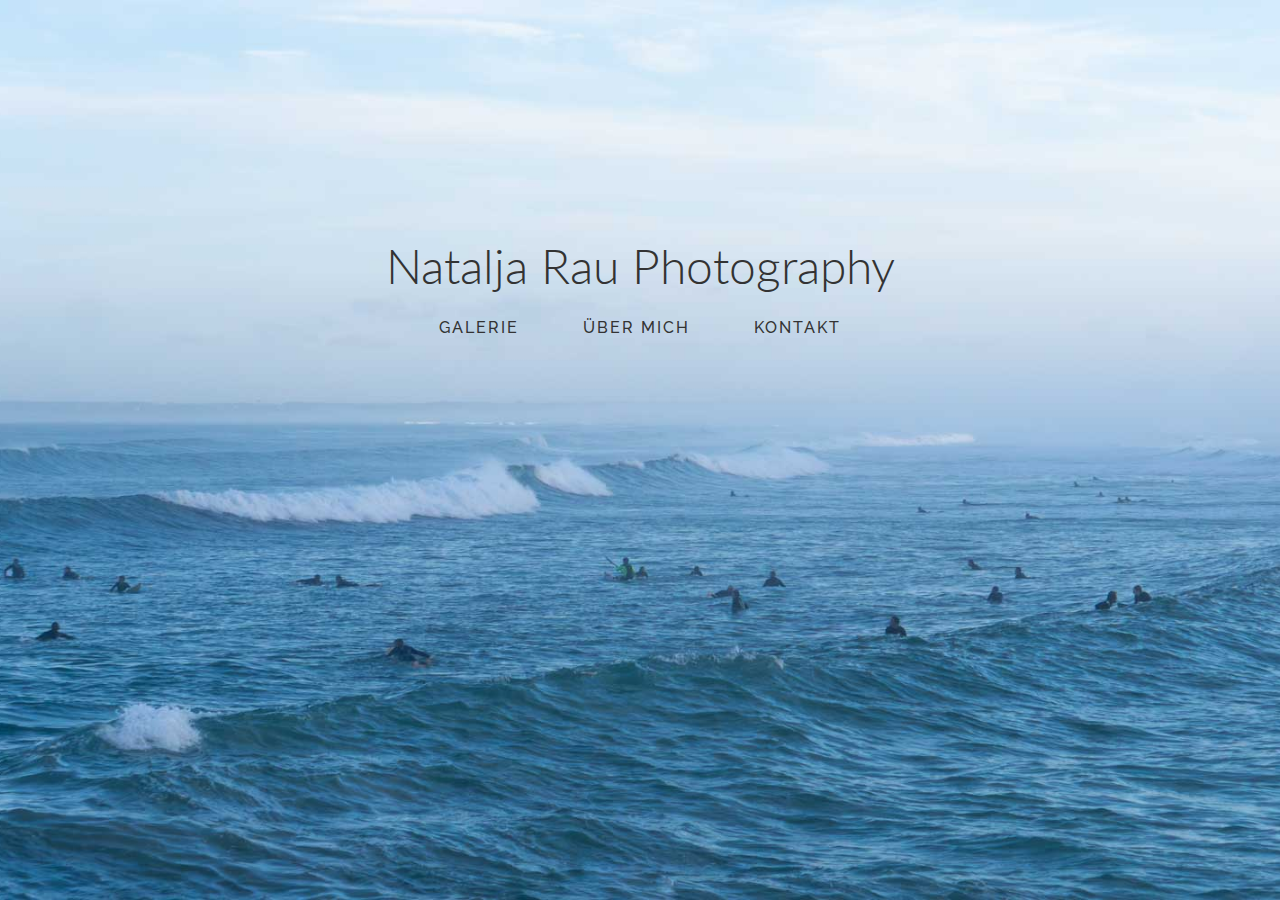
<file: index.html>
<!DOCTYPE html>
<html lang="en">

<head>
    <meta charset="UTF-8">
    <meta name="viewport" content="width=device-width, initial-scale=1.0">
    <title>Natalja Rau Photography</title>
    <link rel="stylesheet" href="css/style.css">
    <link rel="stylesheet" href="css/hero_navigation.css">
    <!-- Fonts -->
    <link rel="preconnect" href="https://fonts.googleapis.com">
    <link rel="preconnect" href="https://fonts.gstatic.com" crossorigin>
    <link
        href="https://fonts.googleapis.com/css2?family=Lato:wght@100;300;400&family=Raleway:wght@100;200;300;400;500;600;700;800&display=swap"
        rel="stylesheet">

    <!-- favicon -->
    <link rel="apple-touch-icon" sizes="180x180" href="images/favicon/apple-touch-icon.png">
    <link rel="icon" type="image/png" sizes="32x32" href="images/favicon/favicon-32x32.png">
    <link rel="icon" type="image/png" sizes="16x16" href="images/favicon/favicon-16x16.png">
    <link rel="manifest" href="images/favicon/site.webmanifest">

</head>

<body>
    <header>
        <nav>
            <h1>Natalja Rau Photography</h1>
            <ul>
                <li id="navi02"><a href="galerie.html">Galerie</a></li>
                <li id="navi03"><a href="aboutme.html">Über mich</a></li>
                <li id="navi04"><a href="kontakt.html">Kontakt</a></li>
            </ul>
        </nav>
    </header>

    <main>
        <section class="hero-section main">
            <div class="header-image-container"></div>
        </section>
    </main>

    <script src="js/main.js"></script>
</body>

</html>
</file>
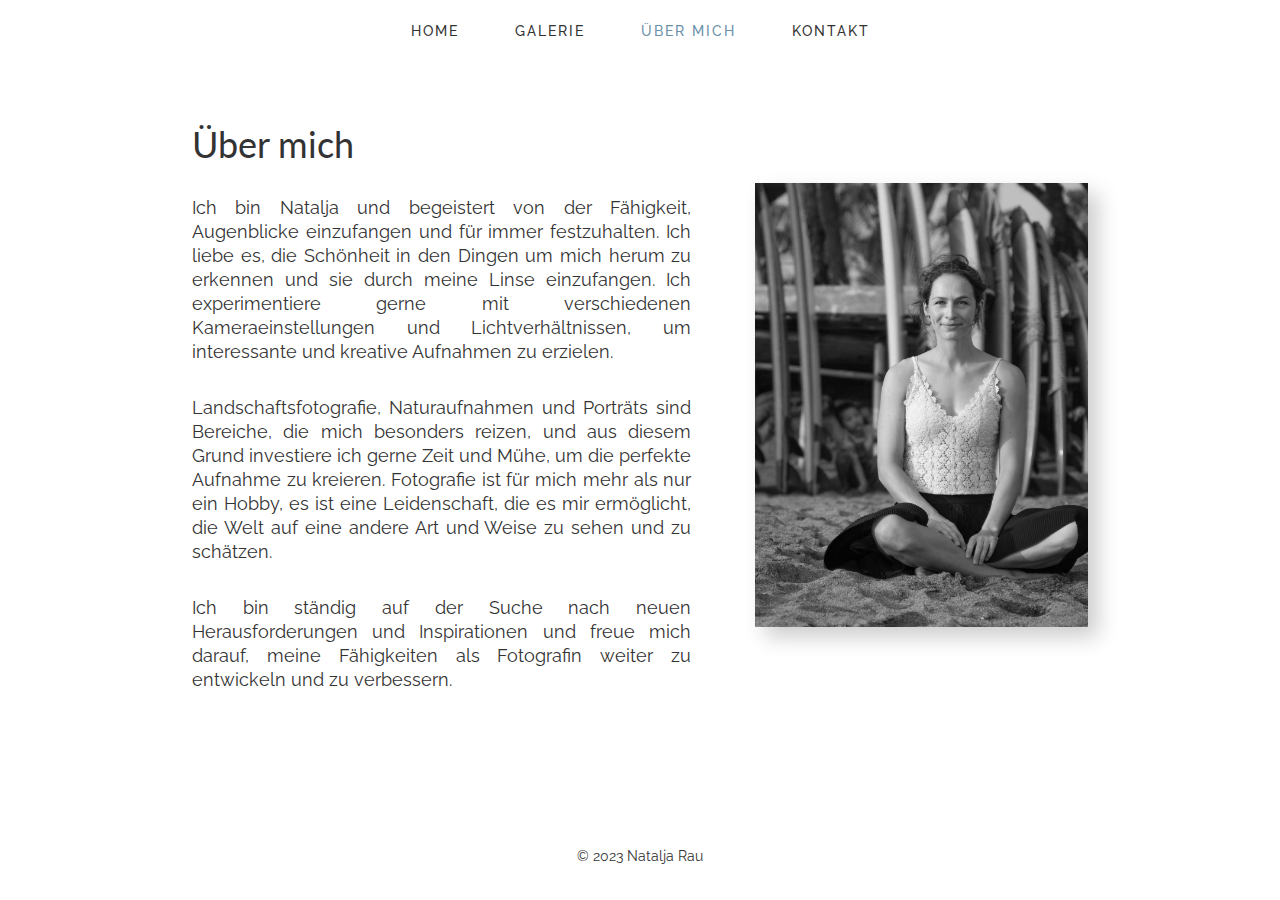
<file: aboutme.html>
<!DOCTYPE html>
<html lang="en">

<head>
    <meta charset="UTF-8">
    <meta name="viewport" content="width=device-width, initial-scale=1.0">
    <title>Natalja Rau Photography</title>

    <link rel="stylesheet" href="css/style.css">
    <link rel="stylesheet" href="css/main_navigation.css">
    <!-- Fonts -->
    <link rel="preconnect" href="https://fonts.googleapis.com">
    <link rel="preconnect" href="https://fonts.gstatic.com" crossorigin>
    <link
        href="https://fonts.googleapis.com/css2?family=Lato:wght@100;300;400&family=Raleway:wght@100;200;300;400;500;600;700;800&display=swap"
        rel="stylesheet">

    <!-- favicon -->
    <link rel="apple-touch-icon" sizes="180x180" href="images/favicon/apple-touch-icon.png">
    <link rel="icon" type="image/png" sizes="32x32" href="images/favicon/favicon-32x32.png">
    <link rel="icon" type="image/png" sizes="16x16" href="images/favicon/favicon-16x16.png">
    <link rel="manifest" href="images/favicon/site.webmanifest">

</head>

<body>
    <div class="main-wrapper">
        <header id="aboutme">
            <nav>
                <input type="checkbox" id="toggle_button">
                <label for="toggle_button" class="toggle_button">
                    <span class="bar"></span>
                    <span class="bar"></span>
                    <span class="bar"></span>
                </label>
                <ul>
                    <li id="navi01"><a href="index.html">Home</a></li>
                    <li id="navi02"><a href="galerie.html">Galerie</a></li>
                    <li id="navi03"><a href="aboutme.html">Über mich</a></li>
                    <li id="navi04"><a href="kontakt.html">Kontakt</a></li>
                </ul>
            </nav>
        </header>

        <main>
            <section class="aboutme-section">
                <div class="aboutme-container">
                    <div class="aboutme-content">
                        <h2>Über mich</h2>
                        <p>Ich bin Natalja und begeistert von der Fähigkeit, Augenblicke einzufangen und für immer
                            festzuhalten.
                            Ich liebe es, die Schönheit in den Dingen um mich herum zu erkennen und sie durch meine Linse einzufangen.
                            Ich experimentiere gerne mit verschiedenen Kameraeinstellungen und Lichtverhältnissen, um interessante und kreative
                            Aufnahmen zu erzielen.</p>

                        <p>Landschaftsfotografie, Naturaufnahmen und Porträts sind Bereiche, die mich besonders reizen, und aus diesem Grund investiere ich gerne Zeit und Mühe, um die perfekte Aufnahme zu kreieren.
                            Fotografie ist für mich mehr als nur ein Hobby, es ist eine
                            Leidenschaft, die es mir ermöglicht,
                            die Welt auf eine andere Art und Weise zu sehen und zu schätzen.</p>

                        <p>Ich bin ständig auf der Suche nach neuen Herausforderungen und Inspirationen und freue mich
                            darauf, meine Fähigkeiten als Fotografin weiter zu entwickeln und zu verbessern.</p>
                    </div>

                    <div class="aboutme-image-container">
                        <img class="aboutme-image" src="images/img/1125_aboutme_1.jpg" alt="Ein Foto von mir"
                            srcset="images/img/375_aboutme_1.jpg 375w,
                            images/img/1125_aboutme_1.jpg 1125w,
                            images/img/1650_aboutme_1.jpg 1650w"    
                            sizes="(min-width: 961px) 40vw, 
                                (max-width: 960px) 60vw,
                                (max-width: 650px) 100vw">
                    </div>
                </div>
            </section>
        </main>

        <footer>
            <p>© 2023 Natalja Rau</p>
        </footer>
    </div>
</body>

</html>
</file>
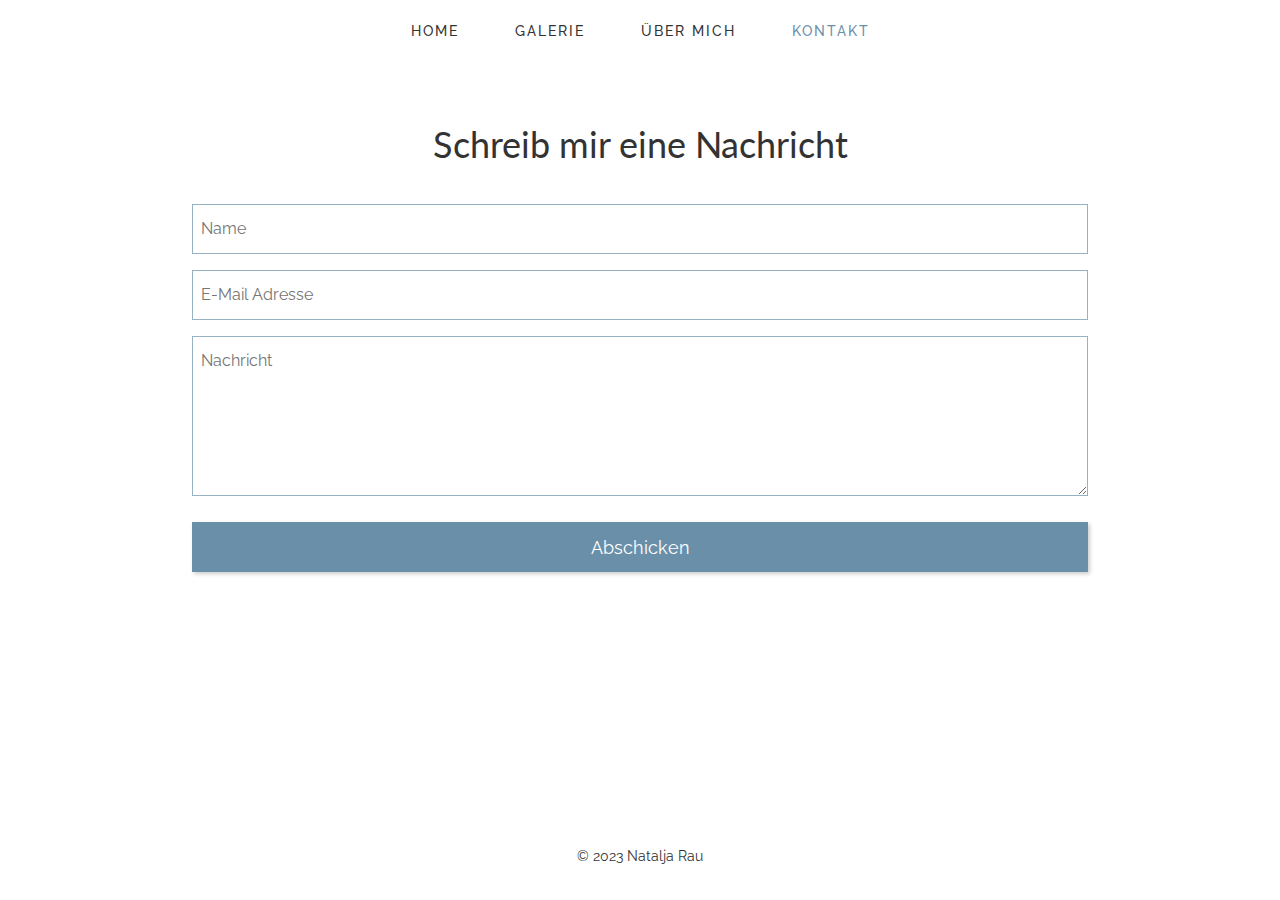
<file: kontakt.html>
<!DOCTYPE html>
<html lang="en">
<head>
    <meta charset="UTF-8">
    <meta name="viewport" content="width=device-width, initial-scale=1.0">
    <title>Natalja Rau Photography</title>
    
    <link rel="stylesheet" href="css/style.css">
    <link rel="stylesheet" href="css/main_navigation.css">
   <!-- Fonts -->
    <link rel="preconnect" href="https://fonts.googleapis.com">
    <link rel="preconnect" href="https://fonts.gstatic.com" crossorigin>
    <link
        href="https://fonts.googleapis.com/css2?family=Lato:wght@100;300;400&family=Raleway:wght@100;200;300;400;500;600;700;800&display=swap"
        rel="stylesheet">

    <!-- favicon -->
    <link rel="apple-touch-icon" sizes="180x180" href="images/favicon/apple-touch-icon.png">
    <link rel="icon" type="image/png" sizes="32x32" href="images/favicon/favicon-32x32.png">
    <link rel="icon" type="image/png" sizes="16x16" href="images/favicon/favicon-16x16.png">
    <link rel="manifest" href="images/favicon/site.webmanifest">
    
</head>
<body>
    <div class="main-wrapper">
        <header id="kontakt">
            <nav>
                <input type="checkbox" id="toggle_button">
                <label for="toggle_button" class="toggle_button">
                    <span class="bar"></span>
                    <span class="bar"></span>
                    <span class="bar"></span>
                </label>
                <ul>
                    <li id="navi01"><a href="index.html">Home</a></li>
                    <li id="navi02"><a href="galerie.html">Galerie</a></li>
                    <li id="navi03"><a href="aboutme.html">Über mich</a></li>
                    <li id="navi04"><a href="kontakt.html">Kontakt</a></li>
                </ul>
            </nav>
        </header>
        
        <main>
            <div class="contact-container">
        
                <h2 class="header-contacts">Schreib mir eine Nachricht</h2>
        
                <form id="form" action="" novalidate>
                    <!-- Hier muss noch der Ort eingefügt werden, an den die Nachricht geschickt werden soll -->
                    <div id="container-form">
                        <div class="input-control">
                            <label for="name"></label>
                            <input id="name" name="name" class="form-control" placeholder="Name" required>
                            <div class="error"></div>
                            <!--dieser Container enthält eine Fehlermeldung bei fehlerhaften Eingaben-->
                        </div>
        
                        <div class="input-control">
                            <label for="email"></label>
                            <input id="email" name="email" class="form-control" placeholder="E-Mail Adresse" required>
                            <div class="error"></div>
                        </div>
        
                        <div class="input-control">
                            <label for="message"></label>
                            <textarea id="message" name="message" class="form-control" placeholder="Nachricht"
                                required></textarea>
                            <div class="error"></div>
                        </div>
                        <div class="button_form">
                            <button id="submit" class="btn" type="submit">Abschicken</button>
                        </div>
        
                        <div class="success-message">
                            <h2>Vielen Dank für deine Nachricht. <br> Ich melde mich bald bei dir.</h2>
                        </div>
        
                    </div>
                </form>
            </div> <!-- contact-container end -->
        
        </main>
        
        <footer>
            <p>© 2023 Natalja Rau</p>
        </footer>
    </div> <!-- main-wrapper end -->

    <script src="js/main.js"></script>
</body>
</html>
</file>
<file: css/style.css>
/* Google fonts & font family
==================================================*/

/*
font-family: 'Lato', sans-serif;
font-family: 'Raleway', sans-serif;
*/

:root {
    --main-light: rgb(255, 255, 255);
    --main-dark: rgb(51, 51, 51);
    --dark-gray: rgb(95, 95, 95);
    --light-gray: rgb(166, 168, 171);
    --accent-color_2: rgb(44, 89, 97);
    --accent-color: rgb(106, 144, 169);
}

* {
    margin: 0;
    padding: 0;
    box-sizing: border-box;
}

html {
    height: 100%;
    /* Dies hilft, dass der Footer immer ganz unten von der Seite angezeigt wird, auch wenn die Seite leer ist */
}

body {
    font-family: 'Raleway', sans-serif;
    font-size: 18px;
    line-height: 24px;
    background-color: var(--main-light);
    color: var(--dark-gray);
    height: 100%;
    /* Dies hilft, dass der Footer immer ganz unten von der Seite angezeigt wird, auch wenn die Seite leer ist */
}

.main-wrapper {
    /* die Nachfolgenden Punkte dienen dem sticky footer*/
    height: 100%;
    display: grid;
    grid-template-rows: auto 1fr auto;
    /* header - main - footer */
}

h1 {
    font-size: 48px;
    line-height: 54px;
    font-weight: 300;
    font-family: 'Lato', sans-serif;
    color: var(--main-dark);
}

h2 {
    font-size: 36px;
    line-height: 40px;
    font-weight: 400;
    font-family: 'Lato', sans-serif;
    color: var(--main-dark);
}

h3 {
    font-size: 26px;
    line-height: 30px;
    font-weight: 400;
    font-family: 'Raleway', sans-serif;
    color: var(--main-dark);
}

p {
    font-size: 18px;
    line-height: 24px;
    font-weight: 400;
    font-family:'Raleway', sans-serif;
    color: var(--main-dark);
}

.hero-section {
    max-width: 1920px;
    margin: 0 auto;
}

.header-image-container {
    background-image: url("../images/header/2200_header_1.jpg");
    background-position: center;
    background-repeat: no-repeat;
    background-size: cover;
    background-attachment: fixed;
    height: 100vh;
    max-width: 100%;
    background-color: rgb(106, 144, 169, 0.1);
}

@media (max-width: 1300px) {
    .header-image-container {
        background-image: url("../images/header/1500_header_1.jpg");
    }
}

@media (max-width: 650px) {
    .hero-section.main {
    background-color: #E7B053;

    }
    /* Define different background images for screens with max-width 650px */
    .header-image-container {
        background-image: url("../images/header/1000_mobile_header_1.jpg");
    }
}

/*********** WORLDMAP SECTION *************/
.worldmap-section {
    display: flex;
    flex-direction: column;
    align-items: center;
    justify-content: center;
    gap: 32px;
    max-height: 100vh;
    margin: 92px 15% 90px 15%;
}

.worldmap-section h2 {
    margin-bottom: 32px;
}

circle {
    fill: var(--accent-color);
}
circle:hover {
    fill: var(--accent-color);
    opacity: 0.8;
}

@media (max-width: 650px) {
    .worldmap-section {
        margin: 70px 0 32px 0;
    }
}

/*********** GALERIE SECTION *************/

.galerie-section {
    margin: 32px 15% 64px 15%;
    display: grid;
    grid-template-columns: repeat(3, 1fr);
    column-gap: 24px;
    row-gap: 48px;
    grid-template-areas: 
        "card-1 card-1 card-1"
        "card-2 card-2 card-3"
        "card-4 card-4 card-4";
}

.card-container {
    position: relative;
    border: 1px solid var(--light-gray);
    box-shadow: 1px 1px 10px rgba(0, 0, 0, 0.1);
    overflow: hidden;
}

.card-1 {
    grid-area: card-1;
}
.card-2 {
    grid-area: card-2;
}
.card-3 {
    grid-area: card-3;
}
.card-4 {
    grid-area: card-4;
}

.card-container img {
    width: 100%;
    height: 100%;
    object-fit: cover;
    filter: grayscale(100%);

    transform: scale(1);
    transition: all 0.7s linear;
}

.card-container {
    cursor: pointer;
}

.card-container img:hover {
    cursor: pointer;
    filter: none;
    transform: scale(1.1);
}

.img-title {
    position: absolute;
    bottom: 0;
    left: 0;
    background-color: var(--main-light);
    opacity: 0.7;
    width: 100%;
    padding: 12px;
    color: var(--accent-color);
    font-weight: 500;
    font-size: 24px;
} 

@media (min-width: 1920px) {
    .galerie-section {
        margin: 32px auto 64px auto;
        max-width: 1100px;
    }
}

@media (max-width: 1200px) {
    .img-title {
        font-size: 20px ;
    }
}

@media (max-width: 766px) {
    .img-title {
        font-size: 18px;
    }
}

@media (max-width: 650px) {
    .galerie-section {
        margin: 0 12px 32px 12px;
        display: flex;
        flex-direction: column;
        gap: 12px;
    }

    .card-container img  {
        transform: scale(1.04);
    }

    .card-container img:hover {
    transform: scale(1.14);
    }
}

/*********** ABOUTME SECTION *************/
.aboutme-section {
    display: flex;
    align-items: center;
    justify-content: center;
    margin: 124px 15% 90px 15%;
}

.aboutme-container {
    display: flex;
    align-items: center;
    justify-content: center;
    gap: 64px;
    width: 100%;
}

.aboutme-content {
    width: 60%;
}

.aboutme-image-container {
    width: 40%;
}

.aboutme-content p {
    padding-top: 32px;
    text-align: justify;
}

.aboutme-image {
    width: 100%;
    box-shadow: 10px 10px 20px rgba(0, 0, 0, 0.2);
    filter: grayscale(100%);
}

@media (min-width: 1500px) {
    .aboutme-section {
        margin: 124px auto 90px auto;
        max-width: 1100px;
    }
}

@media (max-width: 960px) {
    .aboutme-section {
        margin: 92px 15% 60px 15%;
    }

    .aboutme-container {
        display: flex;
        flex-direction: column;
        gap: 32px;
    }

    .aboutme-content {
        width: 100%;
    }

    .aboutme-image-container {
        width: 80%;
    }
}

@media (max-width: 650px) {
    .aboutme-section {
        margin: 70px 12px 32px 12px;
    }
}

/*********** CONTACT SECTION *************/
.contact-container {
    padding: 124px 15% 90px 15%;
}

.header-contacts {
    padding-bottom: 32px;
    text-align: center;
}

#container-form {
    display: flex;
    flex-direction: column;
    gap: 8px;
}

input,
textarea {
    font-family: 'Raleway',
        sans-serif;
    font-size: 16px;
    line-height: 2em;
    display: block;
    width: 100%;
    padding: 8px 8px;
    margin-top: 8px;
    border: 1px solid rgb(106, 144, 169, 0.7);
}

textarea {
    resize: vertical;
    height: 160px;
}

input:focus, 
textarea:focus {
    border-color: #85b7d9;
    outline: 0;
    box-shadow: 0 0 0 0 rgba(34, 36, 38, .35) inset;
}

/* the backgroundcolor when aoutcompleting the fields stays the same */
input:-webkit-autofill,
input:-webkit-autofill:hover,
textarea:-webkit-autofill,
textarea:-webkit-autofill:hover,
textarea:-webkit-autofill:focus,
select:-webkit-autofill,
select:-webkit-autofill:hover {
    border: 1px solid #ccc;
    -webkit-box-shadow: 0 0 0px 1000px var(--main-light) inset;
}

.btn {
    margin-top: 18px;
    color: var(--main-light);
    background-color: var(--accent-color);
    border: none;
    height: 50px;
    width: 100%;
    font-size: 18px;
    cursor: pointer;
    font-family: 'Raleway', sans-serif;
    box-shadow: 2px 2px 4px rgba(0, 0, 0, 0.2);
}

.btn:hover {
    opacity: 0.9;
}

.input-control.success input,
.input-control.success textarea {
    color: var(--accent-color);
    border-color: var(--accent-color);
}

.input-control.error input,
.input-control.error textarea {
    border-color: rgb(198, 2, 2);
}

.input-control .error {
    color: rgb(198, 2, 2);
    font-size: 14px;
}

.success-message {
    display: none;
    margin-top: 32px;
}

@media (min-width: 1500px) {
    .contact-container {
        padding: 0;
        margin: 124px auto 90px auto;
        max-width: 1100px;
    }
}

@media (max-width: 650px) {
    .contact-container {
        padding: 70px 12px 90px 12px;
    }
}

footer {
    text-align: center;
    padding-bottom: 32px;
}

footer p {
    font-size: 14px;
    font-family: 'Raleway', sans-serif;
}
</file>
<file: css/hero_navigation.css>
:root {
    --main-light: rgb(255, 255, 255);
    --main-dark: rgb(51, 51, 51);
    --dark-gray: rgb(95, 95, 95);
    --light-gray: rgb(243, 243, 243);
    --accent-color_2: rgb(44, 89, 97);
    --accent-color: rgb(106, 144, 169);
}

/* navigation bar for the main page */
nav {
    position: absolute;
    z-index: 1000;
    top: 30%;
    width: 100%;
    height: 60px;
    /* bis hier nav wird fixed */
    display: flex;
    flex-direction: column;
    justify-content: center;
    /* nav ist ohne ul { display:flex} lediglich rechts angeordnet, aber noch untereinander */
    align-items: center;
    transition: background-color 0.3s ease-in;
}

nav ul {
    list-style: none;
    display: flex;
    align-items: center;
    margin: 1.2em 0 1.2em 0;
}

nav li a {
    text-decoration: none;
    padding: 0 2em;
    color: var(--main-dark);
    font-weight: 500;
    font-size: 16px;
    line-height: 18px;
    text-transform: uppercase;
    letter-spacing: 2px;
}

nav li a:hover {
    color: var(--accent-color);
}

@media(max-width: 650px) {
    nav h1 {
        text-align: center;
        color: var(--main-light);
    }

    nav ul a {
        display: flex;
        align-items: center;
        justify-content: center;
    }

    nav li a {
        padding: 0 12px;
        color: var(--main-light);
    }

    nav li a:hover {
        color: var(--main-light);
        opacity: 0.7;
}

}
</file>
<file: css/main_navigation.css>
:root {
    --main-light: rgb(255, 255, 255);
    --main-dark: rgb(51, 51, 51);
    --dark-gray: rgb(95, 95, 95);
    --light-gray: rgb(243, 243, 243);
    --accent-color_2: rgb(44, 89, 97);
    --accent-color: #6A90A9;
}

/* navigation bar simple */
nav {
    position: absolute;
    top: 0;
    width: 100%;
    height: 60px;
    /* bis hier nav wird fixed */
    display: flex;
    flex-direction: column;
    justify-content: center;
    /* nav ist ohne ul { display:flex} lediglich rechts angeordnet, aber noch untereinander */
    align-items: center;
    z-index: 1000;
}

nav ul {
    list-style: none;
    display: flex;
    margin: 1.2em 0 1.2em 0;
}

nav li a {
    text-decoration: none;
    padding: 0 2em;
    color: var(--main-dark);
    font-weight: 500;
    font-size: 14px;
    line-height: 18px;
    text-transform: uppercase;
    letter-spacing: 2px;
}

nav li a:hover,
#galerie #navi02 a,
#galerie_portugal #navi02 a,
#galerie_frankreich #navi02 a,
#galerie_berlin #navi02 a,
#galerie_bali #navi02 a,
#aboutme #navi03 a,
#kontakt #navi04 a {
    color: var(--accent-color);
}

nav input[type="checkbox"] {
    display: none;
}

.toggle_button {
    width: 30px;
    height: 23px;

    position: absolute;
    top: 18px;
    right: 5%;

    display: none;
    flex-direction: column;
    justify-content: space-between;
}

.bar {
    height: 4px;
    width: 100%;
    background-color: var(--main-dark);
    border-radius: 100px;
}

@media(max-width: 650px) {
    .toggle_button {
        display: flex;
    }

    nav ul {
        height: min-content;
        width: 100%;
        background-color: var(--main-light);

        display: none;
        /* wäre dies auf block, so wäre das menü sichtbar.*/
        position: absolute;
        top: 40px;
    }

    nav li {
        height: min-content;
        padding: 12px 0;
        width: 100%;
    }

    nav ul a {
        display: flex;
        align-items: center;
        justify-content: center;
    }

    #toggle_button:checked~ul {
        /* wenn ich auf die 3 balken klicke, so öffnet sich das Menü*/
        display: block;
    }
}
</file>
